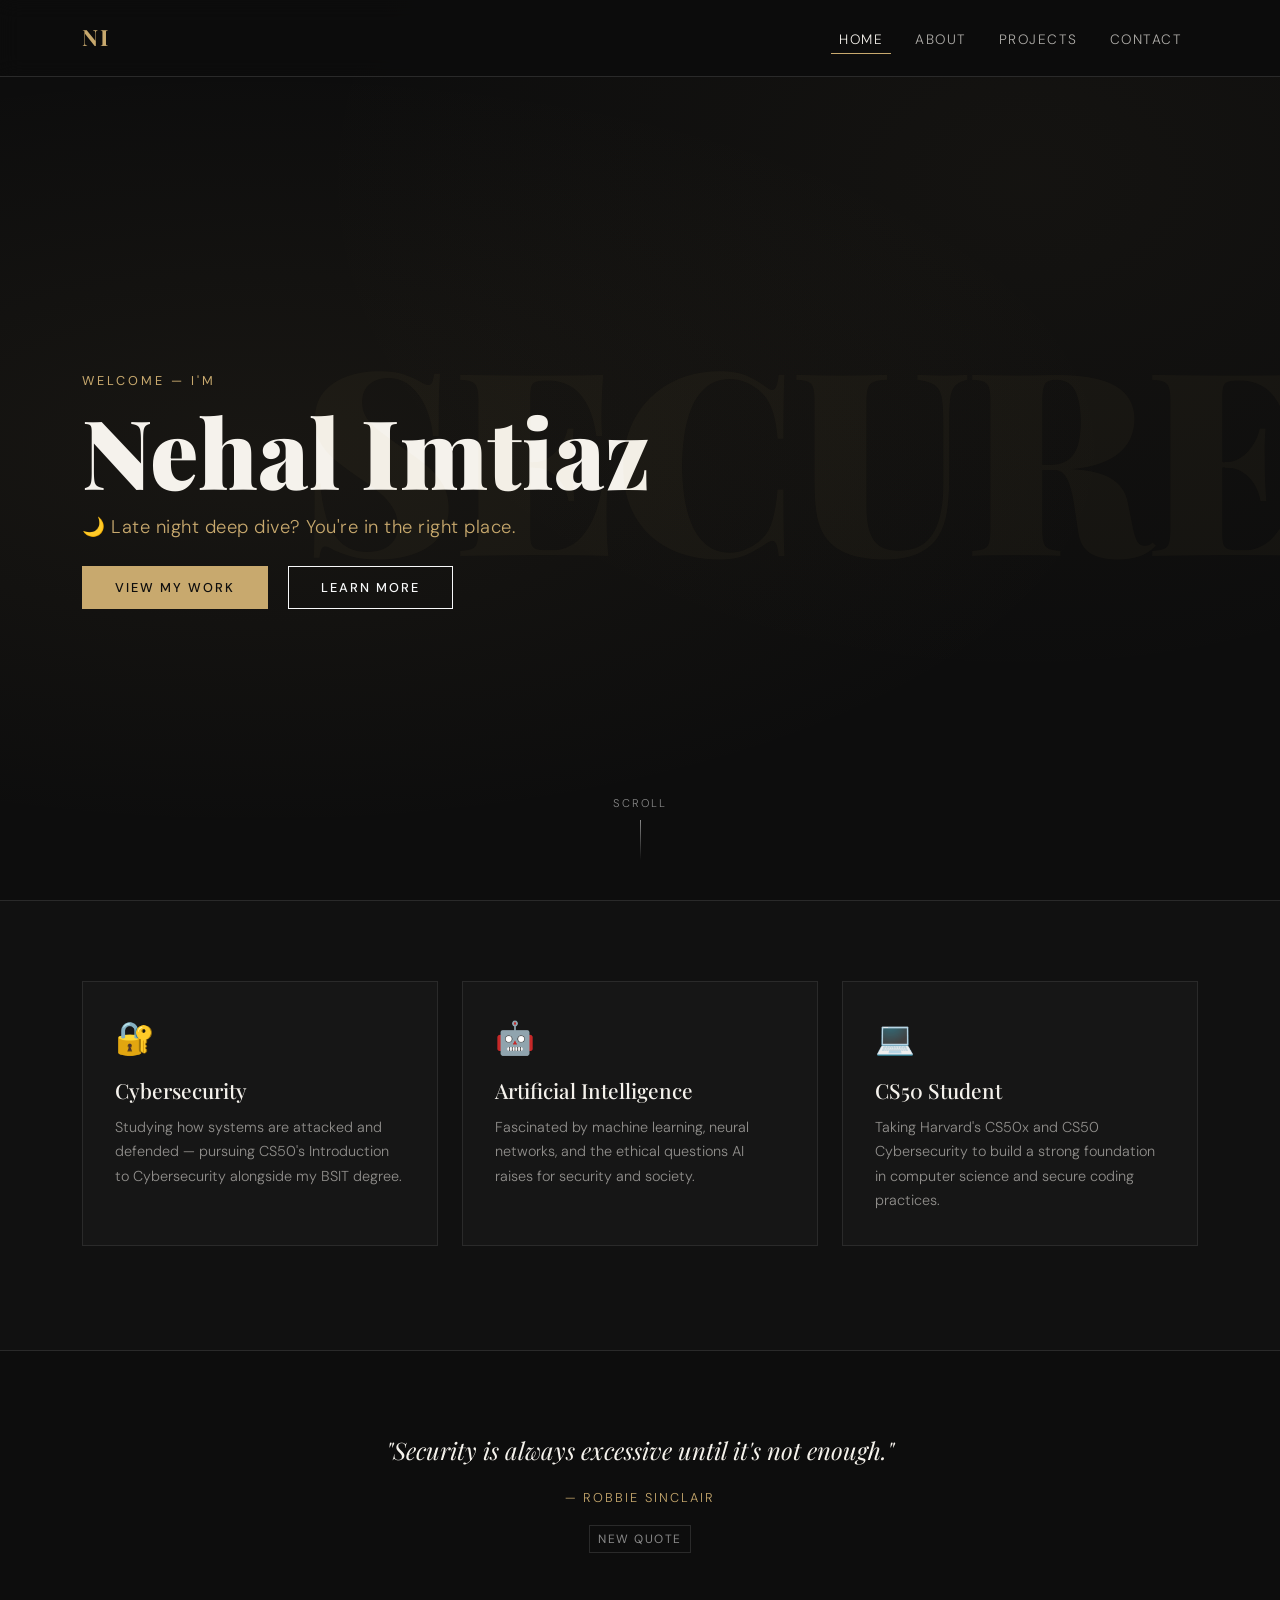
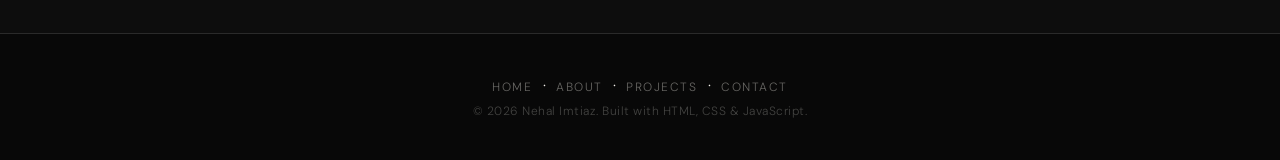
<file: Week-8-HTML,CSS,Javascript/homepage/index.html>
<!DOCTYPE html>
<html lang="en">
<head>
  <meta charset="UTF-8">
  <meta name="viewport" content="width=device-width, initial-scale=1.0">
  <title>Nehal Imtiaz — Portfolio</title>
  <link rel="stylesheet" href="https://cdn.jsdelivr.net/npm/bootstrap@5.3.8/dist/css/bootstrap.min.css" integrity="sha384-sRIl4kxILFvY47J16cr9ZwB07vP4J8+LH7qKQnuqkuIAvNWLzeN8tE5YBujZqJLB" crossorigin="anonymous">
  <script src="https://cdn.jsdelivr.net/npm/bootstrap@5.3.8/dist/js/bootstrap.bundle.min.js" integrity="sha384-FKyoEForCGlyvwx9Hj09JcYn3nv7wiPVlz7YYwJrWVcXK/BmnVDxM+D2scQbITxI" crossorigin="anonymous"></script>
  <link href="https://fonts.googleapis.com/css2?family=Playfair+Display:wght@400;700;900&family=DM+Sans:wght@300;400;500&display=swap" rel="stylesheet">
  <link href="styles.css" rel="stylesheet">
</head>
<body>

  <nav class="navbar navbar-expand-md navbar-dark fixed-top site-nav">
    <div class="container">
      <a class="navbar-brand brand-name" href="index.html">NI</a>
      <button class="navbar-toggler" type="button" data-bs-toggle="collapse" data-bs-target="#navMenu">
        <span class="navbar-toggler-icon"></span>
      </button>
      <div class="collapse navbar-collapse" id="navMenu">
        <ul class="navbar-nav ms-auto">
          <li class="nav-item active"><a class="nav-link" href="index.html">Home</a></li>
          <li class="nav-item"><a class="nav-link" href="about.html">About</a></li>
          <li class="nav-item"><a class="nav-link" href="projects.html">Projects</a></li>
          <li class="nav-item"><a class="nav-link" href="contact.html">Contact</a></li>
        </ul>
      </div>
    </div>
  </nav>

  <header class="hero-section d-flex align-items-center">
    <div class="hero-bg-text">SECURE</div>
    <div class="container">
      <div class="row align-items-center">
        <div class="col-lg-8">
          <p class="hero-label">Welcome — I'm</p>
          <h1 class="hero-title">Nehal Imtiaz</h1>
          <p class="hero-subtitle" id="hero-tagline">BSIT Student · Cybersecurity &amp; AI Enthusiast</p>
          <div class="hero-btns mt-4">
            <a href="projects.html" class="btn btn-primary btn-hero me-3">View My Work</a>
            <a href="about.html" class="btn btn-outline-light btn-hero">Learn More</a>
          </div>
        </div>
      </div>
    </div>
    <div class="scroll-hint">
      <span>Scroll</span>
      <div class="scroll-line"></div>
    </div>
  </header>

  <section class="intro-section">
    <div class="container">
      <div class="row">
        <div class="col-md-4 mb-4">
          <div class="intro-card">
            <div class="card-icon">🔐</div>
            <h3>Cybersecurity</h3>
            <p>Studying how systems are attacked and defended — pursuing CS50's Introduction to Cybersecurity alongside my BSIT degree.</p>
          </div>
        </div>
        <div class="col-md-4 mb-4">
          <div class="intro-card">
            <div class="card-icon">🤖</div>
            <h3>Artificial Intelligence</h3>
            <p>Fascinated by machine learning, neural networks, and the ethical questions AI raises for security and society.</p>
          </div>
        </div>
        <div class="col-md-4 mb-4">
          <div class="intro-card">
            <div class="card-icon">💻</div>
            <h3>CS50 Student</h3>
            <p>Taking Harvard's CS50x and CS50 Cybersecurity to build a strong foundation in computer science and secure coding practices.</p>
          </div>
        </div>
      </div>
    </div>
  </section>

  <section class="quote-section">
    <div class="container text-center">
      <blockquote class="featured-quote" id="quote-text">
        "Security is always excessive until it's not enough."
      </blockquote>
      <cite class="quote-author">— Robbie Sinclair</cite>
      <br>
      <button class="btn btn-sm btn-quote mt-3" onclick="newQuote()">New Quote</button>
    </div>
  </section>

  <footer class="site-footer">
    <div class="container text-center">
      <p class="footer-links mb-1">
        <a href="index.html">Home</a> &middot;
        <a href="about.html">About</a> &middot;
        <a href="projects.html">Projects</a> &middot;
        <a href="contact.html">Contact</a>
      </p>
      <p class="footer-copy">&copy; 2026 Nehal Imtiaz. Built with HTML, CSS &amp; JavaScript.</p>
    </div>
  </footer>

  <script src="main.js"></script>
</body>
</html>
</file>
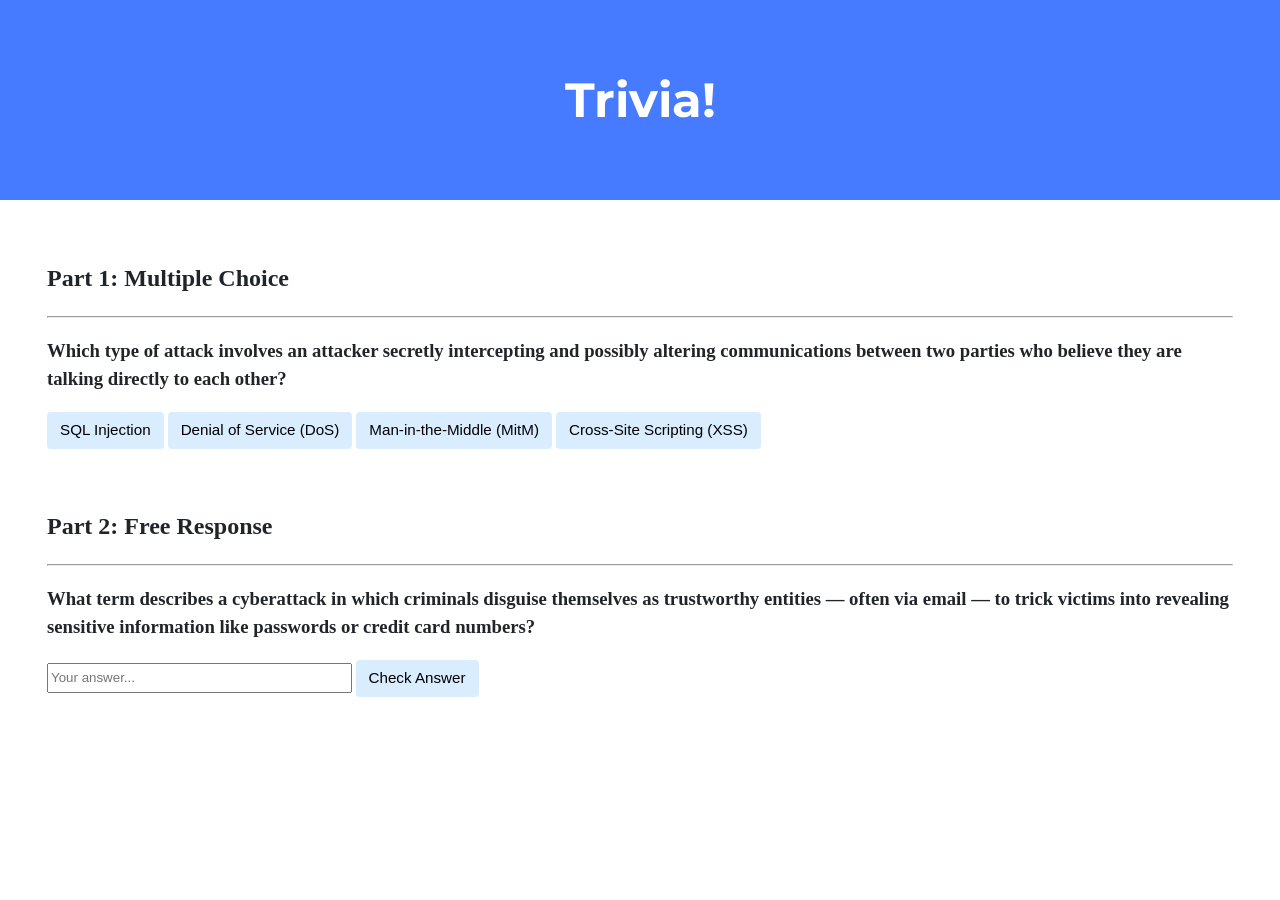
<file: Week-8-HTML,CSS,Javascript/trivia/index.html>
<!DOCTYPE html>

<html lang="en">
    <head>
        <link href="https://fonts.googleapis.com/css2?family=Montserrat:wght@500&display=swap" rel="stylesheet">
        <link href="styles.css" rel="stylesheet">
        <title>Trivia!</title>
        <script>

            document.addEventListener('DOMContentLoaded', function() {

                // Multiple choice: correct buttons turn green, incorrect turn red
                let corrects = document.querySelectorAll('.correct');
                for (let i = 0; i < corrects.length; i++) {
                    corrects[i].addEventListener('click', function() {
                        corrects[i].style.backgroundColor = 'green';
                        corrects[i].parentElement.querySelector('.feedback').innerHTML = 'Correct!';
                    });
                }

                let incorrects = document.querySelectorAll('.incorrect');
                for (let i = 0; i < incorrects.length; i++) {
                    incorrects[i].addEventListener('click', function() {
                        incorrects[i].style.backgroundColor = 'red';
                        incorrects[i].parentElement.querySelector('.feedback').innerHTML = 'Incorrect';
                    });
                }

                // Free response: case-insensitive check
                document.querySelector('#check').addEventListener('click', function() {
                    let input = document.querySelector('input');
                    if (input.value.trim().toLowerCase() === 'phishing') {
                        input.style.backgroundColor = 'green';
                        input.parentElement.querySelector('.feedback').innerHTML = 'Correct!';
                    } else {
                        input.style.backgroundColor = 'red';
                        input.parentElement.querySelector('.feedback').innerHTML = 'Incorrect';
                    }
                });
            });

        </script>
    </head>
    <body>
        <div class="header">
            <h1>Trivia!</h1>
        </div>

        <div class="container">
            <div class="section">
                <h2>Part 1: Multiple Choice</h2>
                <hr>
                <h3>Which type of attack involves an attacker secretly intercepting and possibly altering communications between two parties who believe they are talking directly to each other?</h3>
                <button class="incorrect">SQL Injection</button>
                <button class="incorrect">Denial of Service (DoS)</button>
                <button class="correct">Man-in-the-Middle (MitM)</button>
                <button class="incorrect">Cross-Site Scripting (XSS)</button>
                <p class="feedback"></p>
            </div>

            <div class="section">
                <h2>Part 2: Free Response</h2>
                <hr>
                <h3>What term describes a cyberattack in which criminals disguise themselves as trustworthy entities — often via email — to trick victims into revealing sensitive information like passwords or credit card numbers?</h3>
                <input type="text" placeholder="Your answer...">
                <button id="check">Check Answer</button>
                <p class="feedback"></p>
            </div>
        </div>
    </body>
</html>
</file>
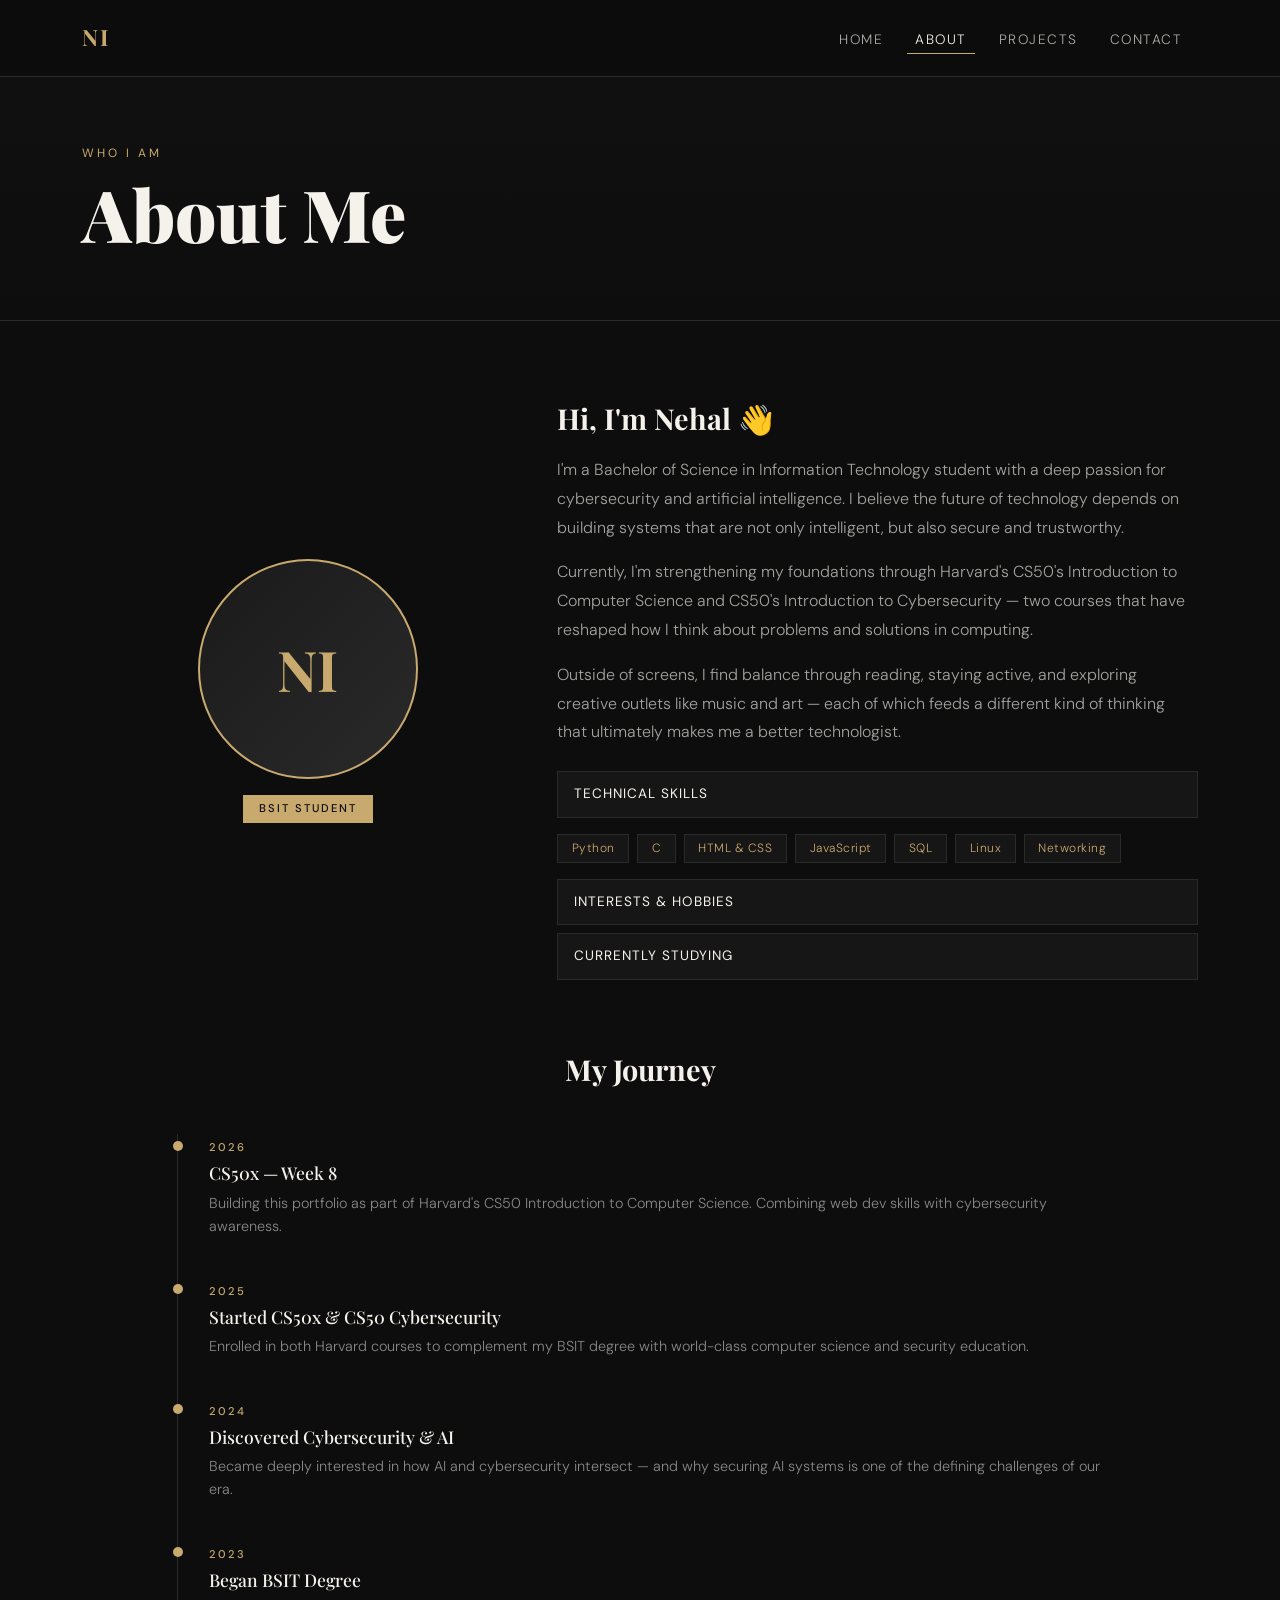
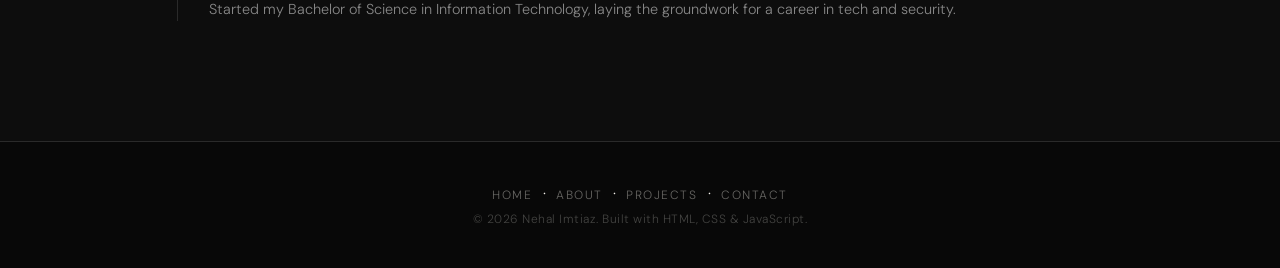
<file: Week-8-HTML,CSS,Javascript/homepage/about.html>
<!DOCTYPE html>
<html lang="en">
<head>
  <meta charset="UTF-8">
  <meta name="viewport" content="width=device-width, initial-scale=1.0">
  <title>About — Nehal Imtiaz</title>
  <link rel="stylesheet" href="https://cdn.jsdelivr.net/npm/bootstrap@5.3.8/dist/css/bootstrap.min.css" integrity="sha384-sRIl4kxILFvY47J16cr9ZwB07vP4J8+LH7qKQnuqkuIAvNWLzeN8tE5YBujZqJLB" crossorigin="anonymous">
  <script src="https://cdn.jsdelivr.net/npm/bootstrap@5.3.8/dist/js/bootstrap.bundle.min.js" integrity="sha384-FKyoEForCGlyvwx9Hj09JcYn3nv7wiPVlz7YYwJrWVcXK/BmnVDxM+D2scQbITxI" crossorigin="anonymous"></script>
  <link href="https://fonts.googleapis.com/css2?family=Playfair+Display:wght@400;700;900&family=DM+Sans:wght@300;400;500&display=swap" rel="stylesheet">
  <link href="styles.css" rel="stylesheet">
</head>
<body>

  <nav class="navbar navbar-expand-md navbar-dark fixed-top site-nav">
    <div class="container">
      <a class="navbar-brand brand-name" href="index.html">NI</a>
      <button class="navbar-toggler" type="button" data-bs-toggle="collapse" data-bs-target="#navMenu">
        <span class="navbar-toggler-icon"></span>
      </button>
      <div class="collapse navbar-collapse" id="navMenu">
        <ul class="navbar-nav ms-auto">
          <li class="nav-item"><a class="nav-link" href="index.html">Home</a></li>
          <li class="nav-item active"><a class="nav-link" href="about.html">About</a></li>
          <li class="nav-item"><a class="nav-link" href="projects.html">Projects</a></li>
          <li class="nav-item"><a class="nav-link" href="contact.html">Contact</a></li>
        </ul>
      </div>
    </div>
  </nav>

  <div class="page-header-section">
    <div class="container">
      <p class="page-label">Who I Am</p>
      <h1 class="page-title">About Me</h1>
    </div>
  </div>

  <section class="content-section">
    <div class="container">
      <div class="row align-items-center">
        <div class="col-lg-5 mb-5 mb-lg-0">
          <div class="avatar-box">
            <div class="avatar-placeholder">
              <span>NI</span>
            </div>
            <div class="avatar-badge">BSIT Student</div>
          </div>
        </div>
        <div class="col-lg-7">
          <h2 class="section-heading">Hi, I'm Nehal 👋</h2>
          <p class="body-text">I'm a Bachelor of Science in Information Technology student with a deep passion for cybersecurity and artificial intelligence. I believe the future of technology depends on building systems that are not only intelligent, but also secure and trustworthy.</p>
          <p class="body-text">Currently, I'm strengthening my foundations through Harvard's CS50's Introduction to Computer Science and CS50's Introduction to Cybersecurity — two courses that have reshaped how I think about problems and solutions in computing.</p>
          <p class="body-text">Outside of screens, I find balance through reading, staying active, and exploring creative outlets like music and art — each of which feeds a different kind of thinking that ultimately makes me a better technologist.</p>

          <div class="accordion mt-4" id="skillsAccordion">
            <div class="skill-accordion-item">
              <button class="skill-accordion-btn" data-bs-toggle="collapse" data-bs-target="#collapse1">
                Technical Skills
              </button>
              <div id="collapse1" class="collapse show" data-bs-parent="#skillsAccordion">
                <div class="skill-tags">
                  <span class="skill-tag">Python</span>
                  <span class="skill-tag">C</span>
                  <span class="skill-tag">HTML &amp; CSS</span>
                  <span class="skill-tag">JavaScript</span>
                  <span class="skill-tag">SQL</span>
                  <span class="skill-tag">Linux</span>
                  <span class="skill-tag">Networking</span>
                </div>
              </div>
            </div>
            <div class="skill-accordion-item mt-2">
              <button class="skill-accordion-btn collapsed" data-bs-toggle="collapse" data-bs-target="#collapse2">
                Interests &amp; Hobbies
              </button>
              <div id="collapse2" class="collapse" data-bs-parent="#skillsAccordion">
                <div class="skill-tags">
                  <span class="skill-tag">📚 Reading</span>
                  <span class="skill-tag">✍️ Writing</span>
                  <span class="skill-tag">🏃 Fitness</span>
                  <span class="skill-tag">🎵 Music</span>
                  <span class="skill-tag">🎨 Art</span>
                </div>
              </div>
            </div>
            <div class="skill-accordion-item mt-2">
              <button class="skill-accordion-btn collapsed" data-bs-toggle="collapse" data-bs-target="#collapse3">
                Currently Studying
              </button>
              <div id="collapse3" class="collapse" data-bs-parent="#skillsAccordion">
                <div class="skill-tags">
                  <span class="skill-tag">CS50x</span>
                  <span class="skill-tag">CS50 Cybersecurity</span>
                  <span class="skill-tag">BSIT Degree</span>
                  <span class="skill-tag">AI &amp; ML Fundamentals</span>
                </div>
              </div>
            </div>
          </div>
        </div>
      </div>

      <!-- Timeline -->
      <div class="row mt-5 pt-4">
        <div class="col-12">
          <h2 class="section-heading text-center mb-5">My Journey</h2>
        </div>
        <div class="col-lg-10 mx-auto">
          <div class="timeline">
            <div class="timeline-item">
              <div class="timeline-dot"></div>
              <div class="timeline-content">
                <span class="timeline-year">2026</span>
                <h4>CS50x — Week 8</h4>
                <p>Building this portfolio as part of Harvard's CS50 Introduction to Computer Science. Combining web dev skills with cybersecurity awareness.</p>
              </div>
            </div>
            <div class="timeline-item">
              <div class="timeline-dot"></div>
              <div class="timeline-content">
                <span class="timeline-year">2025</span>
                <h4>Started CS50x &amp; CS50 Cybersecurity</h4>
                <p>Enrolled in both Harvard courses to complement my BSIT degree with world-class computer science and security education.</p>
              </div>
            </div>
            <div class="timeline-item">
              <div class="timeline-dot"></div>
              <div class="timeline-content">
                <span class="timeline-year">2024</span>
                <h4>Discovered Cybersecurity &amp; AI</h4>
                <p>Became deeply interested in how AI and cybersecurity intersect — and why securing AI systems is one of the defining challenges of our era.</p>
              </div>
            </div>
            <div class="timeline-item">
              <div class="timeline-dot"></div>
              <div class="timeline-content">
                <span class="timeline-year">2023</span>
                <h4>Began BSIT Degree</h4>
                <p>Started my Bachelor of Science in Information Technology, laying the groundwork for a career in tech and security.</p>
              </div>
            </div>
          </div>
        </div>
      </div>
    </div>
  </section>

  <footer class="site-footer">
    <div class="container text-center">
      <p class="footer-links mb-1">
        <a href="index.html">Home</a> &middot;
        <a href="about.html">About</a> &middot;
        <a href="projects.html">Projects</a> &middot;
        <a href="contact.html">Contact</a>
      </p>
      <p class="footer-copy">&copy; 2026 Nehal Imtiaz. Built with HTML, CSS &amp; JavaScript.</p>
    </div>
  </footer>

  <script src="main.js"></script>
</body>
</html>
</file>
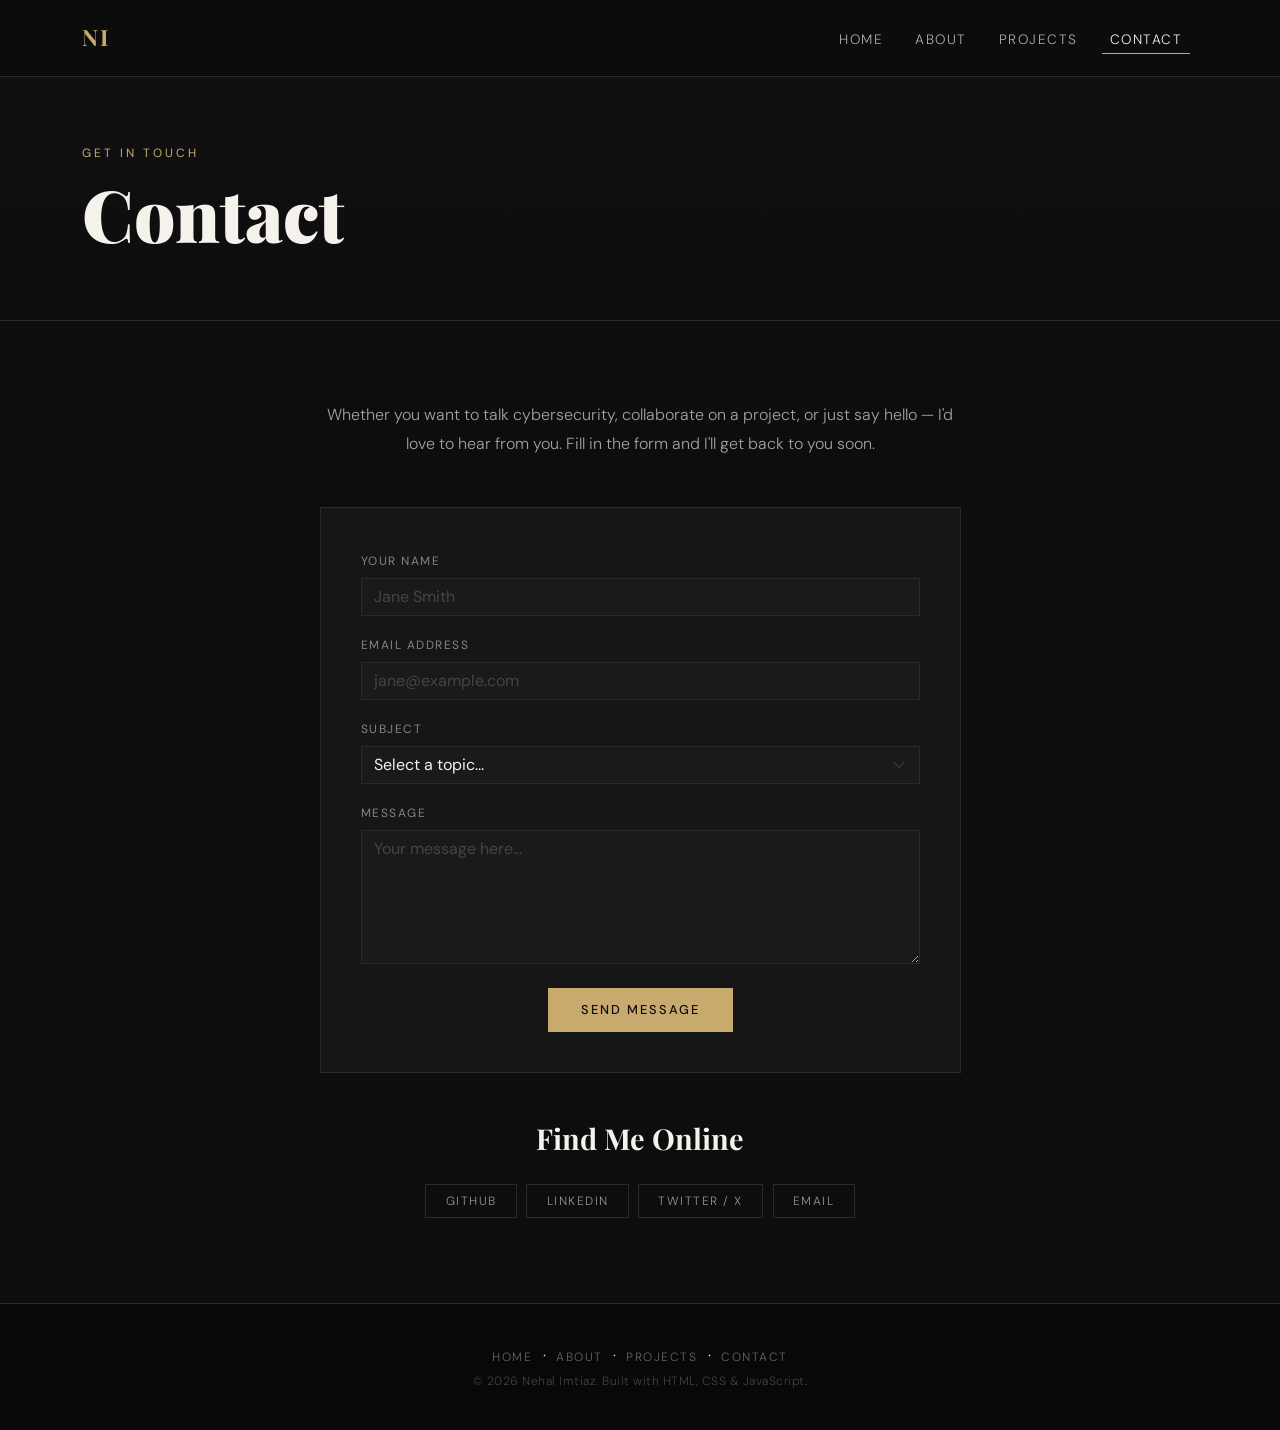
<file: Week-8-HTML,CSS,Javascript/homepage/contact.html>
<!DOCTYPE html>
<html lang="en">
<head>
  <meta charset="UTF-8">
  <meta name="viewport" content="width=device-width, initial-scale=1.0">
  <title>Contact — Nehal Imtiaz</title>
  <link rel="stylesheet" href="https://cdn.jsdelivr.net/npm/bootstrap@5.3.8/dist/css/bootstrap.min.css" integrity="sha384-sRIl4kxILFvY47J16cr9ZwB07vP4J8+LH7qKQnuqkuIAvNWLzeN8tE5YBujZqJLB" crossorigin="anonymous">
  <script src="https://cdn.jsdelivr.net/npm/bootstrap@5.3.8/dist/js/bootstrap.bundle.min.js" integrity="sha384-FKyoEForCGlyvwx9Hj09JcYn3nv7wiPVlz7YYwJrWVcXK/BmnVDxM+D2scQbITxI" crossorigin="anonymous"></script>
  <link href="https://fonts.googleapis.com/css2?family=Playfair+Display:wght@400;700;900&family=DM+Sans:wght@300;400;500&display=swap" rel="stylesheet">
  <link href="styles.css" rel="stylesheet">
</head>
<body>

  <nav class="navbar navbar-expand-md navbar-dark fixed-top site-nav">
    <div class="container">
      <a class="navbar-brand brand-name" href="index.html">NI</a>
      <button class="navbar-toggler" type="button" data-bs-toggle="collapse" data-bs-target="#navMenu">
        <span class="navbar-toggler-icon"></span>
      </button>
      <div class="collapse navbar-collapse" id="navMenu">
        <ul class="navbar-nav ms-auto">
          <li class="nav-item"><a class="nav-link" href="index.html">Home</a></li>
          <li class="nav-item"><a class="nav-link" href="about.html">About</a></li>
          <li class="nav-item"><a class="nav-link" href="projects.html">Projects</a></li>
          <li class="nav-item active"><a class="nav-link" href="contact.html">Contact</a></li>
        </ul>
      </div>
    </div>
  </nav>

  <div class="page-header-section">
    <div class="container">
      <p class="page-label">Get In Touch</p>
      <h1 class="page-title">Contact</h1>
    </div>
  </div>

  <section class="content-section">
    <div class="container">
      <div class="row justify-content-center">
        <div class="col-lg-7">

          <p class="body-text text-center mb-5">Whether you want to talk cybersecurity, collaborate on a project, or just say hello — I'd love to hear from you. Fill in the form and I'll get back to you soon.</p>

          <div class="contact-form-box">
            <div id="form-success" class="alert alert-success" style="display:none;" role="alert">
              ✅ Thanks for reaching out, Nehal will get back to you soon!
            </div>

            <div id="contact-form">
              <div class="mb-3">
                <label for="name" class="form-label">Your Name</label>
                <input type="text" class="form-control custom-input" id="name" placeholder="Jane Smith">
              </div>
              <div class="mb-3">
                <label for="email" class="form-label">Email Address</label>
                <input type="email" class="form-control custom-input" id="email" placeholder="jane@example.com">
              </div>
              <div class="mb-3">
                <label for="subject" class="form-label">Subject</label>
                <select class="form-select custom-input" id="subject">
                  <option value="">Select a topic...</option>
                  <option>Cybersecurity Discussion</option>
                  <option>AI &amp; Machine Learning</option>
                  <option>CS50 / Coursework</option>
                  <option>Collaboration Opportunity</option>
                  <option>Just Saying Hi</option>
                </select>
              </div>
              <div class="mb-3">
                <label for="message" class="form-label">Message</label>
                <textarea class="form-control custom-input" id="message" rows="5" placeholder="Your message here..."></textarea>
              </div>
              <div class="text-center mt-4">
                <button type="button" class="btn btn-primary btn-hero" onclick="submitForm()">Send Message</button>
              </div>
            </div>
          </div>

          <div class="social-links text-center mt-5">
            <h4 class="section-heading mb-4">Find Me Online</h4>
            <div class="d-flex justify-content-center flex-wrap">
              <a href="#" class="social-pill">GitHub</a>
              <a href="#" class="social-pill">LinkedIn</a>
              <a href="#" class="social-pill">Twitter / X</a>
              <a href="#" class="social-pill">Email</a>
            </div>
          </div>

        </div>
      </div>
    </div>
  </section>

  <footer class="site-footer">
    <div class="container text-center">
      <p class="footer-links mb-1">
        <a href="index.html">Home</a> &middot;
        <a href="about.html">About</a> &middot;
        <a href="projects.html">Projects</a> &middot;
        <a href="contact.html">Contact</a>
      </p>
      <p class="footer-copy">&copy; 2026 Nehal Imtiaz. Built with HTML, CSS &amp; JavaScript.</p>
    </div>
  </footer>

  <script src="main.js"></script>
</body>
</html>
</file>
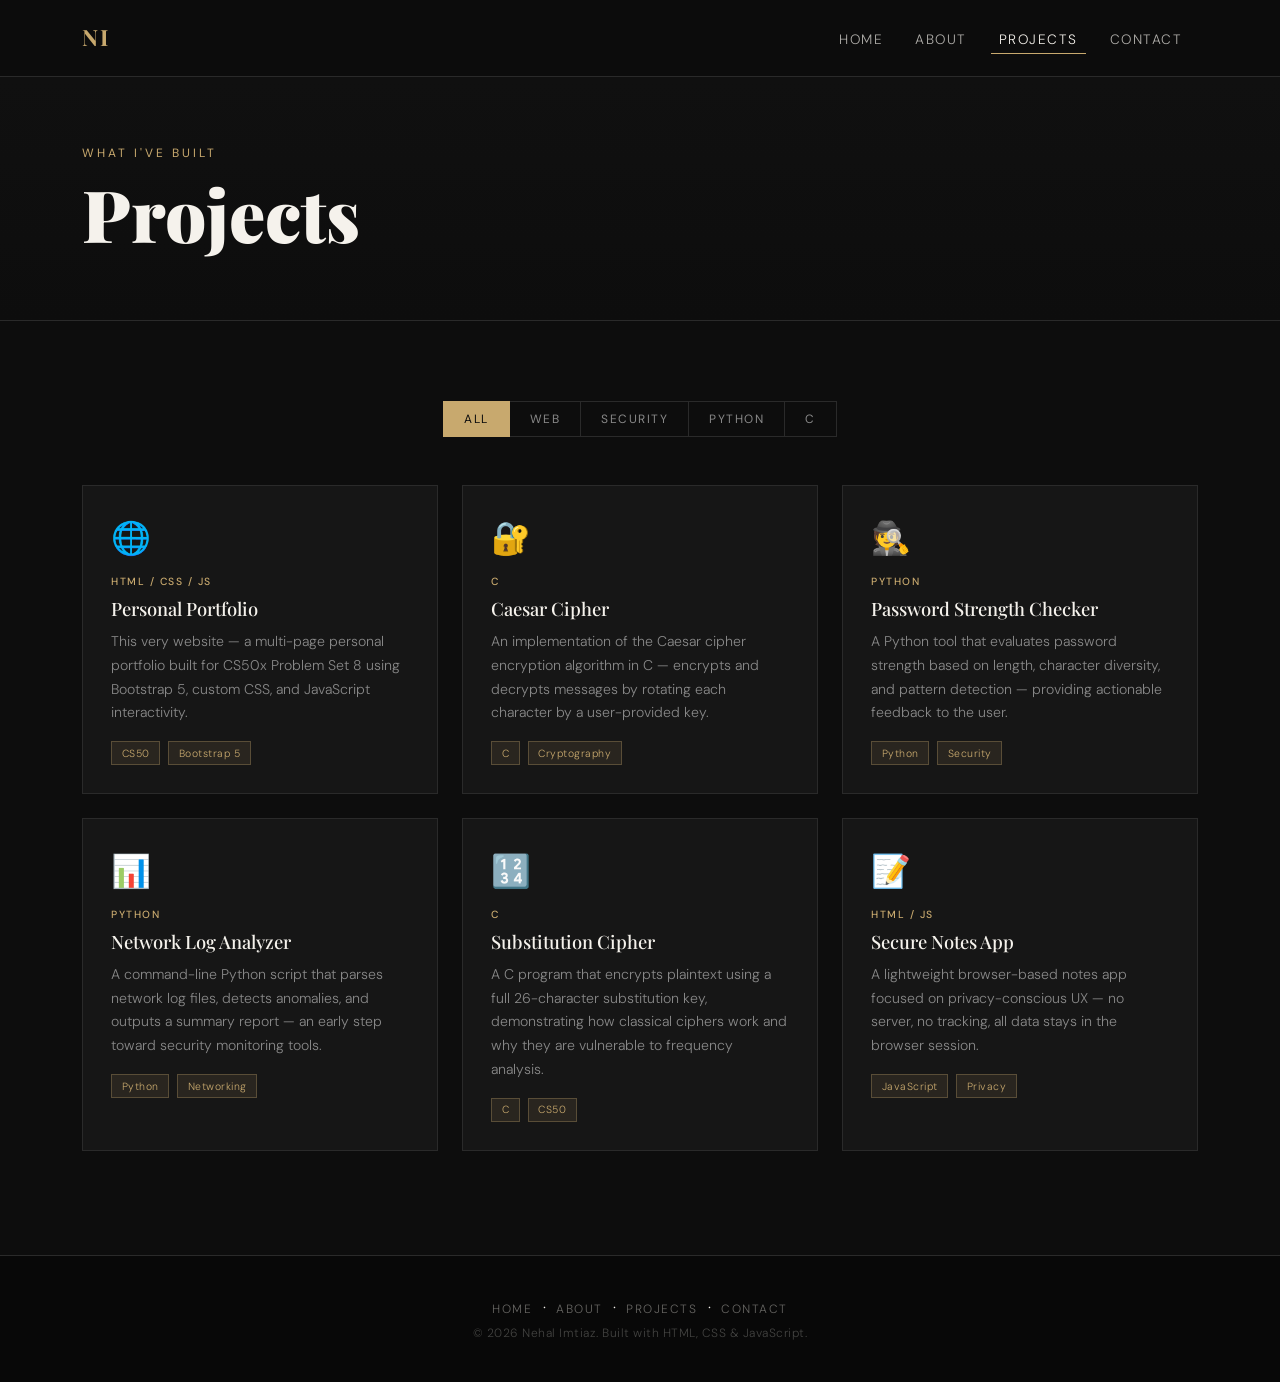
<file: Week-8-HTML,CSS,Javascript/homepage/projects.html>
<!DOCTYPE html>
<html lang="en">
<head>
  <meta charset="UTF-8">
  <meta name="viewport" content="width=device-width, initial-scale=1.0">
  <title>Projects — Nehal Imtiaz</title>
  <link rel="stylesheet" href="https://cdn.jsdelivr.net/npm/bootstrap@5.3.8/dist/css/bootstrap.min.css" integrity="sha384-sRIl4kxILFvY47J16cr9ZwB07vP4J8+LH7qKQnuqkuIAvNWLzeN8tE5YBujZqJLB" crossorigin="anonymous">
  <script src="https://cdn.jsdelivr.net/npm/bootstrap@5.3.8/dist/js/bootstrap.bundle.min.js" integrity="sha384-FKyoEForCGlyvwx9Hj09JcYn3nv7wiPVlz7YYwJrWVcXK/BmnVDxM+D2scQbITxI" crossorigin="anonymous"></script>
  <link href="https://fonts.googleapis.com/css2?family=Playfair+Display:wght@400;700;900&family=DM+Sans:wght@300;400;500&display=swap" rel="stylesheet">
  <link href="styles.css" rel="stylesheet">
</head>
<body>

  <nav class="navbar navbar-expand-md navbar-dark fixed-top site-nav">
    <div class="container">
      <a class="navbar-brand brand-name" href="index.html">NI</a>
      <button class="navbar-toggler" type="button" data-bs-toggle="collapse" data-bs-target="#navMenu">
        <span class="navbar-toggler-icon"></span>
      </button>
      <div class="collapse navbar-collapse" id="navMenu">
        <ul class="navbar-nav ms-auto">
          <li class="nav-item"><a class="nav-link" href="index.html">Home</a></li>
          <li class="nav-item"><a class="nav-link" href="about.html">About</a></li>
          <li class="nav-item active"><a class="nav-link" href="projects.html">Projects</a></li>
          <li class="nav-item"><a class="nav-link" href="contact.html">Contact</a></li>
        </ul>
      </div>
    </div>
  </nav>

  <div class="page-header-section">
    <div class="container">
      <p class="page-label">What I've Built</p>
      <h1 class="page-title">Projects</h1>
    </div>
  </div>

  <section class="content-section">
    <div class="container">

      <div class="text-center mb-5">
        <div class="btn-group filter-group" role="group" aria-label="Project filter">
          <button type="button" class="btn filter-btn active" onclick="filterProjects('all', this)">All</button>
          <button type="button" class="btn filter-btn" onclick="filterProjects('web', this)">Web</button>
          <button type="button" class="btn filter-btn" onclick="filterProjects('security', this)">Security</button>
          <button type="button" class="btn filter-btn" onclick="filterProjects('python', this)">Python</button>
          <button type="button" class="btn filter-btn" onclick="filterProjects('c', this)">C</button>
        </div>
      </div>

      <div class="row" id="projects-grid">

        <div class="col-md-6 col-lg-4 mb-4 project-card-wrap" data-category="web">
          <div class="project-card">
            <div class="project-emoji">🌐</div>
            <div class="project-lang-badge">HTML / CSS / JS</div>
            <h3 class="project-title">Personal Portfolio</h3>
            <p class="project-desc">This very website — a multi-page personal portfolio built for CS50x Problem Set 8 using Bootstrap 5, custom CSS, and JavaScript interactivity.</p>
            <div class="project-footer">
              <span class="project-tag">CS50</span>
              <span class="project-tag">Bootstrap 5</span>
            </div>
          </div>
        </div>

        <div class="col-md-6 col-lg-4 mb-4 project-card-wrap" data-category="security">
          <div class="project-card">
            <div class="project-emoji">🔐</div>
            <div class="project-lang-badge">C</div>
            <h3 class="project-title">Caesar Cipher</h3>
            <p class="project-desc">An implementation of the Caesar cipher encryption algorithm in C — encrypts and decrypts messages by rotating each character by a user-provided key.</p>
            <div class="project-footer">
              <span class="project-tag">C</span>
              <span class="project-tag">Cryptography</span>
            </div>
          </div>
        </div>

        <div class="col-md-6 col-lg-4 mb-4 project-card-wrap" data-category="security">
          <div class="project-card">
            <div class="project-emoji">🕵️</div>
            <div class="project-lang-badge">Python</div>
            <h3 class="project-title">Password Strength Checker</h3>
            <p class="project-desc">A Python tool that evaluates password strength based on length, character diversity, and pattern detection — providing actionable feedback to the user.</p>
            <div class="project-footer">
              <span class="project-tag">Python</span>
              <span class="project-tag">Security</span>
            </div>
          </div>
        </div>

        <div class="col-md-6 col-lg-4 mb-4 project-card-wrap" data-category="python">
          <div class="project-card">
            <div class="project-emoji">📊</div>
            <div class="project-lang-badge">Python</div>
            <h3 class="project-title">Network Log Analyzer</h3>
            <p class="project-desc">A command-line Python script that parses network log files, detects anomalies, and outputs a summary report — an early step toward security monitoring tools.</p>
            <div class="project-footer">
              <span class="project-tag">Python</span>
              <span class="project-tag">Networking</span>
            </div>
          </div>
        </div>

        <div class="col-md-6 col-lg-4 mb-4 project-card-wrap" data-category="c">
          <div class="project-card">
            <div class="project-emoji">🔢</div>
            <div class="project-lang-badge">C</div>
            <h3 class="project-title">Substitution Cipher</h3>
            <p class="project-desc">A C program that encrypts plaintext using a full 26-character substitution key, demonstrating how classical ciphers work and why they are vulnerable to frequency analysis.</p>
            <div class="project-footer">
              <span class="project-tag">C</span>
              <span class="project-tag">CS50</span>
            </div>
          </div>
        </div>

        <div class="col-md-6 col-lg-4 mb-4 project-card-wrap" data-category="web">
          <div class="project-card">
            <div class="project-emoji">📝</div>
            <div class="project-lang-badge">HTML / JS</div>
            <h3 class="project-title">Secure Notes App</h3>
            <p class="project-desc">A lightweight browser-based notes app focused on privacy-conscious UX — no server, no tracking, all data stays in the browser session.</p>
            <div class="project-footer">
              <span class="project-tag">JavaScript</span>
              <span class="project-tag">Privacy</span>
            </div>
          </div>
        </div>

      </div>

      <div id="no-results" class="text-center py-4" style="display:none;">
        <p class="body-text">No projects in this category yet. More coming soon!</p>
      </div>

    </div>
  </section>

  <footer class="site-footer">
    <div class="container text-center">
      <p class="footer-links mb-1">
        <a href="index.html">Home</a> &middot;
        <a href="about.html">About</a> &middot;
        <a href="projects.html">Projects</a> &middot;
        <a href="contact.html">Contact</a>
      </p>
      <p class="footer-copy">&copy; 2026 Nehal Imtiaz. Built with HTML, CSS &amp; JavaScript.</p>
    </div>
  </footer>

  <script src="main.js"></script>
</body>
</html>
</file>
<file: Week-8-HTML,CSS,Javascript/homepage/styles.css>
/* =========================================
   styles.css — Alex Rivera Personal Homepage
   CS50x Problem Set 8
   ========================================= */

/* === CSS Variables === */
:root {
  --dark: #0d0d0d;
  --off-white: #f5f2ec;
  --accent: #c8a96e;
  --accent-light: #e8d5b0;
  --text-muted: #888;
  --card-bg: #161616;
  --border: #2a2a2a;
  --font-display: 'Playfair Display', Georgia, serif;
  --font-body: 'DM Sans', sans-serif;
}

/* === Global Reset & Base === */
* {
  box-sizing: border-box;
}

body {
  background-color: var(--dark);
  color: var(--off-white);
  font-family: var(--font-body);
  font-weight: 300;
  margin: 0;
  padding: 0;
}

h1, h2, h3, h4 {
  font-family: var(--font-display);
}

a {
  color: var(--accent);
  text-decoration: none;
  transition: color 0.2s ease;
}

a:hover {
  color: var(--accent-light);
  text-decoration: none;
}

/* === Navbar === */
.site-nav {
  background-color: rgba(13, 13, 13, 0.92);
  backdrop-filter: blur(10px);
  border-bottom: 1px solid var(--border);
  padding: 1rem 1.5rem;
  transition: background 0.3s ease;
}

.brand-name {
  font-family: var(--font-display);
  font-size: 1.4rem;
  font-weight: 700;
  color: var(--accent) !important;
  letter-spacing: 2px;
}

.navbar-nav .nav-link {
  font-size: 0.85rem;
  letter-spacing: 1.5px;
  text-transform: uppercase;
  color: rgba(245, 242, 236, 0.7) !important;
  margin: 0 0.5rem;
  padding-bottom: 2px;
  border-bottom: 1px solid transparent;
  transition: all 0.2s ease;
}

.navbar-nav .nav-item.active .nav-link,
.navbar-nav .nav-link:hover {
  color: var(--off-white) !important;
  border-bottom-color: var(--accent);
}

/* === Hero Section === */
.hero-section {
  min-height: 100vh;
  background-color: var(--dark);
  background-image:
    radial-gradient(ellipse at 20% 50%, rgba(200, 169, 110, 0.06) 0%, transparent 60%),
    radial-gradient(ellipse at 80% 20%, rgba(200, 169, 110, 0.04) 0%, transparent 50%);
  position: relative;
  overflow: hidden;
  padding-top: 80px;
}

.hero-bg-text {
  position: absolute;
  font-family: var(--font-display);
  font-size: clamp(6rem, 20vw, 18rem);
  font-weight: 900;
  color: rgba(200, 169, 110, 0.04);
  top: 50%;
  right: -2%;
  transform: translateY(-50%);
  pointer-events: none;
  user-select: none;
  letter-spacing: -0.02em;
  line-height: 1;
}

.hero-label {
  font-size: 0.8rem;
  letter-spacing: 3px;
  text-transform: uppercase;
  color: var(--accent);
  margin-bottom: 0.75rem;
  font-weight: 400;
}

.hero-title {
  font-family: var(--font-display);
  font-size: clamp(3rem, 8vw, 6rem);
  font-weight: 900;
  line-height: 1.0;
  color: var(--off-white);
  margin-bottom: 1rem;
}

.hero-subtitle {
  font-size: 1.15rem;
  color: rgba(245, 242, 236, 0.55);
  font-weight: 300;
  letter-spacing: 0.5px;
}

/* === Buttons === */
.btn-hero {
  font-size: 0.8rem;
  letter-spacing: 2px;
  text-transform: uppercase;
  padding: 0.7rem 2rem;
  border-radius: 0;
  font-weight: 500;
  transition: all 0.25s ease;
}

.btn-primary.btn-hero {
  background-color: var(--accent);
  border-color: var(--accent);
  color: var(--dark);
}

.btn-primary.btn-hero:hover {
  background-color: var(--accent-light);
  border-color: var(--accent-light);
  color: var(--dark);
  transform: translateY(-2px);
}

.btn-outline-light.btn-hero:hover {
  transform: translateY(-2px);
}

/* === Scroll Hint === */
.scroll-hint {
  position: absolute;
  bottom: 2.5rem;
  left: 50%;
  transform: translateX(-50%);
  text-align: center;
  color: var(--text-muted);
  font-size: 0.7rem;
  letter-spacing: 2px;
  text-transform: uppercase;
}

.scroll-line {
  width: 1px;
  height: 40px;
  background: linear-gradient(to bottom, var(--text-muted), transparent);
  margin: 0.5rem auto 0;
  animation: scrollPulse 1.8s ease-in-out infinite;
}

@keyframes scrollPulse {
  0%, 100% { opacity: 0.3; transform: scaleY(1); }
  50% { opacity: 1; transform: scaleY(1.1); }
}

/* === Intro Cards === */
.intro-section {
  padding: 5rem 0;
  background-color: #111;
  border-top: 1px solid var(--border);
  border-bottom: 1px solid var(--border);
}

.intro-card {
  background-color: var(--card-bg);
  border: 1px solid var(--border);
  padding: 2rem;
  height: 100%;
  transition: border-color 0.3s ease, transform 0.3s ease;
}

.intro-card:hover {
  border-color: var(--accent);
  transform: translateY(-4px);
}

.card-icon {
  font-size: 2rem;
  margin-bottom: 1rem;
}

.intro-card h3 {
  font-size: 1.3rem;
  color: var(--off-white);
  margin-bottom: 0.75rem;
}

.intro-card p {
  font-size: 0.9rem;
  color: rgba(245, 242, 236, 0.55);
  line-height: 1.7;
  margin: 0;
}

/* === Quote Section === */
.quote-section {
  padding: 5rem 0;
  background-color: var(--dark);
}

.featured-quote {
  font-family: var(--font-display);
  font-size: clamp(1.1rem, 2.5vw, 1.5rem);
  font-style: italic;
  color: var(--off-white);
  max-width: 720px;
  margin: 0 auto 1rem;
  line-height: 1.6;
  border: none;
  padding: 0;
  opacity: 0;
  animation: fadeIn 0.6s ease forwards;
}

@keyframes fadeIn {
  from { opacity: 0; transform: translateY(8px); }
  to { opacity: 1; transform: translateY(0); }
}

.quote-author {
  font-size: 0.8rem;
  letter-spacing: 2px;
  text-transform: uppercase;
  color: var(--accent);
  font-style: normal;
}

.btn-quote {
  background: transparent;
  border: 1px solid var(--border);
  color: var(--text-muted);
  font-size: 0.75rem;
  letter-spacing: 1.5px;
  text-transform: uppercase;
  border-radius: 0;
  transition: all 0.2s ease;
}

.btn-quote:hover {
  border-color: var(--accent);
  color: var(--accent);
}

/* === Page Header (inner pages) === */
.page-header-section {
  padding: 9rem 0 4rem;
  background: linear-gradient(to bottom, #111, var(--dark));
  border-bottom: 1px solid var(--border);
}

.page-label {
  font-size: 0.75rem;
  letter-spacing: 3px;
  text-transform: uppercase;
  color: var(--accent);
  margin-bottom: 0.5rem;
  font-weight: 400;
}

.page-title {
  font-family: var(--font-display);
  font-size: clamp(2.5rem, 6vw, 4.5rem);
  font-weight: 900;
  color: var(--off-white);
  margin: 0;
}

/* === Content Sections === */
.content-section {
  padding: 5rem 0;
}

.section-heading {
  font-family: var(--font-display);
  font-size: 1.8rem;
  font-weight: 700;
  color: var(--off-white);
  margin-bottom: 1.25rem;
}

.body-text {
  font-size: 1rem;
  color: rgba(245, 242, 236, 0.65);
  line-height: 1.8;
  margin-bottom: 1rem;
}

/* === Avatar Box === */
.avatar-box {
  position: relative;
  text-align: center;
}

.avatar-placeholder {
  width: 220px;
  height: 220px;
  background: linear-gradient(135deg, #1a1a1a, #2a2a2a);
  border: 2px solid var(--accent);
  border-radius: 50%;
  display: flex;
  align-items: center;
  justify-content: center;
  margin: 0 auto;
  font-family: var(--font-display);
  font-size: 3.5rem;
  font-weight: 700;
  color: var(--accent);
}

.avatar-badge {
  display: inline-block;
  margin-top: 1rem;
  background-color: var(--accent);
  color: var(--dark);
  font-size: 0.7rem;
  letter-spacing: 2px;
  text-transform: uppercase;
  padding: 0.35rem 1rem;
  font-weight: 500;
}

/* === Skill Tags === */
.skill-tags {
  padding: 1rem 0 0.5rem;
  display: flex;
  flex-wrap: wrap;
  gap: 0.5rem;
}

.skill-tag {
  background: var(--card-bg);
  border: 1px solid var(--border);
  color: var(--accent);
  font-size: 0.75rem;
  padding: 0.3rem 0.85rem;
  letter-spacing: 0.5px;
}

.skill-accordion-btn {
  width: 100%;
  background: var(--card-bg);
  border: 1px solid var(--border);
  color: var(--off-white);
  text-align: left;
  padding: 0.75rem 1rem;
  font-family: var(--font-body);
  font-size: 0.85rem;
  letter-spacing: 1px;
  text-transform: uppercase;
  cursor: pointer;
  transition: border-color 0.2s;
}

.skill-accordion-btn:hover {
  border-color: var(--accent);
}

/* === Timeline === */
.timeline {
  position: relative;
  padding-left: 2rem;
}

.timeline::before {
  content: '';
  position: absolute;
  left: 0;
  top: 0;
  bottom: 0;
  width: 1px;
  background: var(--border);
}

.timeline-item {
  position: relative;
  margin-bottom: 2.5rem;
}

.timeline-dot {
  position: absolute;
  left: -2rem;
  top: 0.4rem;
  width: 10px;
  height: 10px;
  background: var(--accent);
  border-radius: 50%;
  transform: translateX(-4px);
}

.timeline-year {
  font-size: 0.7rem;
  letter-spacing: 2px;
  text-transform: uppercase;
  color: var(--accent);
  font-weight: 500;
}

.timeline-content h4 {
  font-size: 1.1rem;
  color: var(--off-white);
  margin: 0.25rem 0 0.5rem;
}

.timeline-content p {
  font-size: 0.9rem;
  color: var(--text-muted);
  margin: 0;
  line-height: 1.6;
}

/* === Project Cards === */
.project-card {
  background: var(--card-bg);
  border: 1px solid var(--border);
  padding: 1.75rem;
  height: 100%;
  transition: border-color 0.25s ease, transform 0.25s ease;
  position: relative;
}

.project-card:hover {
  border-color: var(--accent);
  transform: translateY(-4px);
}

.project-emoji {
  font-size: 2rem;
  margin-bottom: 0.75rem;
}

.project-lang-badge {
  font-size: 0.65rem;
  letter-spacing: 1.5px;
  text-transform: uppercase;
  color: var(--accent);
  margin-bottom: 0.5rem;
  font-weight: 500;
}

.project-title {
  font-family: var(--font-display);
  font-size: 1.15rem;
  color: var(--off-white);
  margin-bottom: 0.6rem;
}

.project-desc {
  font-size: 0.88rem;
  color: var(--text-muted);
  line-height: 1.7;
  margin-bottom: 1rem;
}

.project-footer {
  display: flex;
  gap: 0.5rem;
  flex-wrap: wrap;
}

.project-tag {
  font-size: 0.65rem;
  background: rgba(200, 169, 110, 0.1);
  border: 1px solid rgba(200, 169, 110, 0.3);
  color: var(--accent);
  padding: 0.2rem 0.6rem;
  letter-spacing: 0.5px;
}

/* === Filter Buttons === */
.filter-group .filter-btn {
  background: transparent;
  border: 1px solid var(--border);
  color: var(--text-muted);
  font-size: 0.75rem;
  letter-spacing: 1.5px;
  text-transform: uppercase;
  border-radius: 0;
  padding: 0.5rem 1.25rem;
  transition: all 0.2s ease;
}

.filter-group .filter-btn:hover,
.filter-group .filter-btn.active {
  background-color: var(--accent);
  border-color: var(--accent);
  color: var(--dark);
}

/* === Contact Form === */
.contact-form-box {
  background: var(--card-bg);
  border: 1px solid var(--border);
  padding: 2.5rem;
}

label {
  font-size: 0.75rem;
  letter-spacing: 1.5px;
  text-transform: uppercase;
  color: rgba(245, 242, 236, 0.5);
  margin-bottom: 0.4rem;
  font-weight: 400;
}

.custom-input {
  background-color: #1a1a1a;
  border: 1px solid var(--border);
  color: var(--off-white);
  border-radius: 0;
  font-family: var(--font-body);
  transition: border-color 0.2s ease;
}

.custom-input:focus {
  background-color: #1a1a1a;
  border-color: var(--accent);
  color: var(--off-white);
  box-shadow: none;
  outline: none;
}

.custom-input::placeholder {
  color: rgba(245, 242, 236, 0.2);
}

/* === Social Pills === */
.social-pill {
  display: inline-block;
  border: 1px solid var(--border);
  color: rgba(245, 242, 236, 0.6);
  font-size: 0.75rem;
  letter-spacing: 1.5px;
  text-transform: uppercase;
  padding: 0.45rem 1.2rem;
  margin: 0.3rem;
  transition: all 0.2s ease;
}

.social-pill:hover {
  border-color: var(--accent);
  color: var(--accent);
}

/* === Footer === */
.site-footer {
  background-color: #080808;
  border-top: 1px solid var(--border);
  padding: 2.5rem 0;
}

.footer-links a {
  font-size: 0.75rem;
  letter-spacing: 1.5px;
  text-transform: uppercase;
  color: rgba(245, 242, 236, 0.4);
  margin: 0 0.4rem;
}

.footer-links a:hover {
  color: var(--accent);
}

.footer-copy {
  font-size: 0.75rem;
  color: rgba(245, 242, 236, 0.25);
  margin: 0;
  letter-spacing: 0.5px;
}

/* === Animations === */
.fade-in-up {
  opacity: 0;
  transform: translateY(20px);
  animation: fadeInUp 0.7s ease forwards;
}

@keyframes fadeInUp {
  to {
    opacity: 1;
    transform: translateY(0);
  }
}

/* === Responsive === */
@media (max-width: 768px) {
  .hero-section {
    padding-top: 100px;
    text-align: center;
  }

  .hero-btns {
    display: flex;
    flex-direction: column;
    align-items: center;
    gap: 0.75rem;
  }

  .hero-btns .btn-hero {
    margin: 0 !important;
    width: 100%;
    max-width: 260px;
  }

  .scroll-hint {
    display: none;
  }

  .contact-form-box {
    padding: 1.5rem;
  }

  .avatar-placeholder {
    width: 160px;
    height: 160px;
    font-size: 2.5rem;
  }
}
</file>
<file: Week-8-HTML,CSS,Javascript/trivia/styles.css>
body {
    background-color: #fff;
    color: #212529;
    font-size: 1rem;
    font-weight: 400;
    line-height: 1.5;
    margin: 0;
    text-align: left;
}

.container {
    margin-left: auto;
    margin-right: auto;
    padding-left: 15px;
    padding-right: 15px;
}

.header {
    background-color: #477bff;
    color: #fff;
    margin-bottom: 2rem;
    padding: 2rem 1rem;
    text-align: center;
}

.section {
    padding: 0.5rem 2rem 1rem 2rem;
}

.section:hover {
    background-color: #f5f5f5;
    transition: color 2s ease-in-out, background-color 0.15s ease-in-out;
}

h1 {
    font-family: 'Montserrat', sans-serif;
    font-size: 48px;
}

button, input[type="submit"] {
    background-color: #d9edff;
    border: 1px solid transparent;
    border-radius: 0.25rem;
    font-size: 0.95rem;
    font-weight: 400;
    line-height: 1.5;
    padding: 0.375rem 0.75rem;
    text-align: center;
    transition: color 0.15s ease-in-out, background-color 0.15s ease-in-out, border-color 0.15s ease-in-out, box-shadow 0.15s ease-in-out;
    vertical-align: middle;
}


input[type="text"] {
    line-height: 1.8;
    width: 25%;
}

input[type="text"]:hover {
    background-color: #f5f5f5;
    transition: color 2s ease-in-out, background-color 0.15s ease-in-out;
}
</file>
